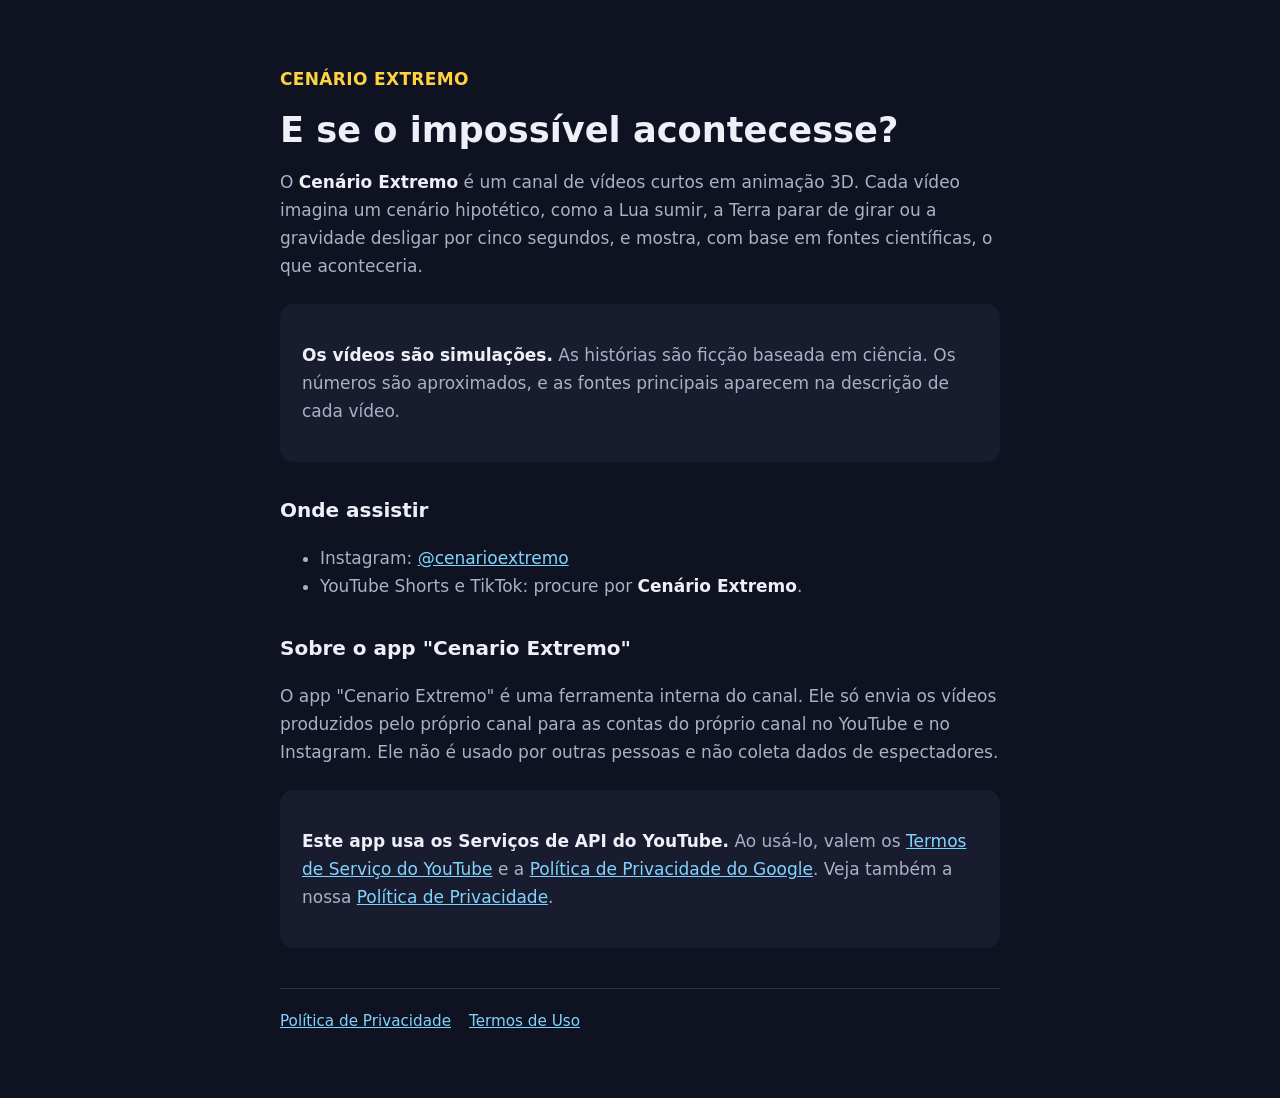
<file: index.html>
<!doctype html>
<html lang="pt-BR">
<head>
<meta charset="utf-8">
<meta name="viewport" content="width=device-width, initial-scale=1">
<title>Cenário Extremo</title>
<meta name="description" content="Cenário Extremo: animações 3D curtas sobre o que aconteceria se o impossível acontecesse.">
<link rel="stylesheet" href="estilo.css">
</head>
<body>
<main>
  <p class="marca">CENÁRIO EXTREMO</p>
  <h1>E se o impossível acontecesse?</h1>
  <p>O <strong>Cenário Extremo</strong> é um canal de vídeos curtos em animação 3D. Cada vídeo imagina um cenário hipotético, como a Lua sumir, a Terra parar de girar ou a gravidade desligar por cinco segundos, e mostra, com base em fontes científicas, o que aconteceria.</p>

  <div class="cartao">
    <p><strong>Os vídeos são simulações.</strong> As histórias são ficção baseada em ciência. Os números são aproximados, e as fontes principais aparecem na descrição de cada vídeo.</p>
  </div>

  <h2>Onde assistir</h2>
  <ul>
    <li>Instagram: <a href="https://www.instagram.com/cenarioextremo/">@cenarioextremo</a></li>
    <li>YouTube Shorts e TikTok: procure por <strong>Cenário Extremo</strong>.</li>
  </ul>

  <h2>Sobre o app "Cenario Extremo"</h2>
  <p>O app "Cenario Extremo" é uma ferramenta interna do canal. Ele só envia os vídeos produzidos pelo próprio canal para as contas do próprio canal no YouTube e no Instagram. Ele não é usado por outras pessoas e não coleta dados de espectadores.</p>

  <div class="cartao">
    <p><strong>Este app usa os Serviços de API do YouTube.</strong> Ao usá-lo, valem os <a href="https://www.youtube.com/t/terms">Termos de Serviço do YouTube</a> e a <a href="https://policies.google.com/privacy">Política de Privacidade do Google</a>. Veja também a nossa <a href="privacidade.html">Política de Privacidade</a>.</p>
  </div>

  <nav>
    <a href="privacidade.html">Política de Privacidade</a>
    <a href="termos.html">Termos de Uso</a>
  </nav>
</main>
</body>
</html>
</file>
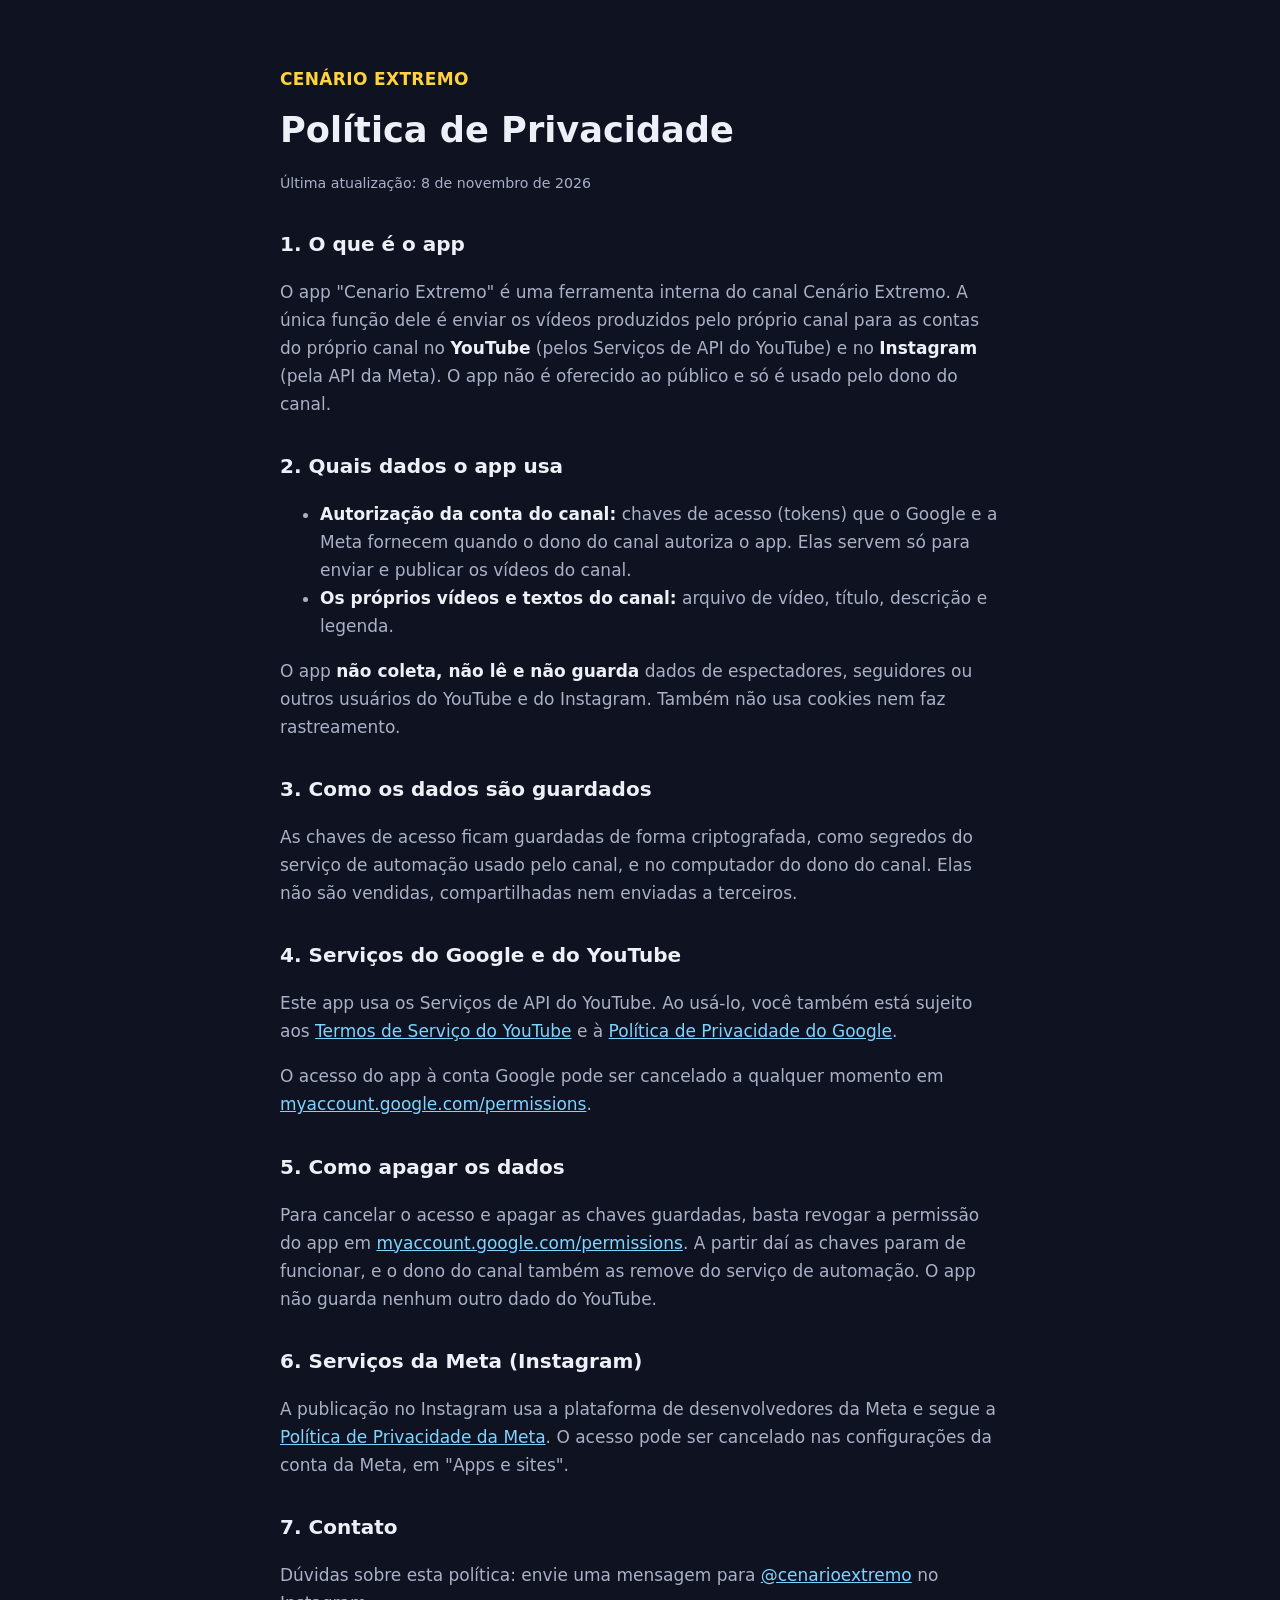
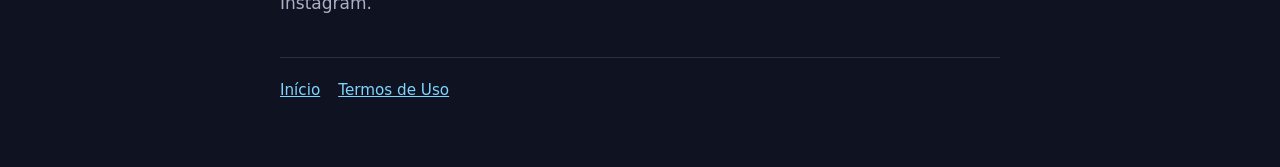
<file: privacidade.html>
<!doctype html>
<html lang="pt-BR">
<head>
<meta charset="utf-8">
<meta name="viewport" content="width=device-width, initial-scale=1">
<title>Política de Privacidade</title>
<meta name="description" content="Política de Privacidade do app Cenario Extremo.">
<link rel="stylesheet" href="estilo.css">
</head>
<body>
<main>
  <p class="marca">CENÁRIO EXTREMO</p>
  <h1>Política de Privacidade</h1>
  <p><small>Última atualização: 8 de novembro de 2026</small></p>

  <h2>1. O que é o app</h2>
  <p>O app "Cenario Extremo" é uma ferramenta interna do canal Cenário Extremo. A única função dele é enviar os vídeos produzidos pelo próprio canal para as contas do próprio canal no <strong>YouTube</strong> (pelos Serviços de API do YouTube) e no <strong>Instagram</strong> (pela API da Meta). O app não é oferecido ao público e só é usado pelo dono do canal.</p>

  <h2>2. Quais dados o app usa</h2>
  <ul>
    <li><strong>Autorização da conta do canal:</strong> chaves de acesso (tokens) que o Google e a Meta fornecem quando o dono do canal autoriza o app. Elas servem só para enviar e publicar os vídeos do canal.</li>
    <li><strong>Os próprios vídeos e textos do canal:</strong> arquivo de vídeo, título, descrição e legenda.</li>
  </ul>
  <p>O app <strong>não coleta, não lê e não guarda</strong> dados de espectadores, seguidores ou outros usuários do YouTube e do Instagram. Também não usa cookies nem faz rastreamento.</p>

  <h2>3. Como os dados são guardados</h2>
  <p>As chaves de acesso ficam guardadas de forma criptografada, como segredos do serviço de automação usado pelo canal, e no computador do dono do canal. Elas não são vendidas, compartilhadas nem enviadas a terceiros.</p>

  <h2>4. Serviços do Google e do YouTube</h2>
  <p>Este app usa os Serviços de API do YouTube. Ao usá-lo, você também está sujeito aos <a href="https://www.youtube.com/t/terms">Termos de Serviço do YouTube</a> e à <a href="https://policies.google.com/privacy">Política de Privacidade do Google</a>.</p>
  <p>O acesso do app à conta Google pode ser cancelado a qualquer momento em <a href="https://myaccount.google.com/permissions">myaccount.google.com/permissions</a>.</p>

  <h2>5. Como apagar os dados</h2>
  <p>Para cancelar o acesso e apagar as chaves guardadas, basta revogar a permissão do app em <a href="https://myaccount.google.com/permissions">myaccount.google.com/permissions</a>. A partir daí as chaves param de funcionar, e o dono do canal também as remove do serviço de automação. O app não guarda nenhum outro dado do YouTube.</p>

  <h2>6. Serviços da Meta (Instagram)</h2>
  <p>A publicação no Instagram usa a plataforma de desenvolvedores da Meta e segue a <a href="https://www.facebook.com/privacy/policy/">Política de Privacidade da Meta</a>. O acesso pode ser cancelado nas configurações da conta da Meta, em "Apps e sites".</p>

  <h2>7. Contato</h2>
  <p>Dúvidas sobre esta política: envie uma mensagem para <a href="https://www.instagram.com/cenarioextremo/">@cenarioextremo</a> no Instagram.</p>

  <nav>
    <a href="index.html">Início</a>
    <a href="termos.html">Termos de Uso</a>
  </nav>
</main>
</body>
</html>
</file>
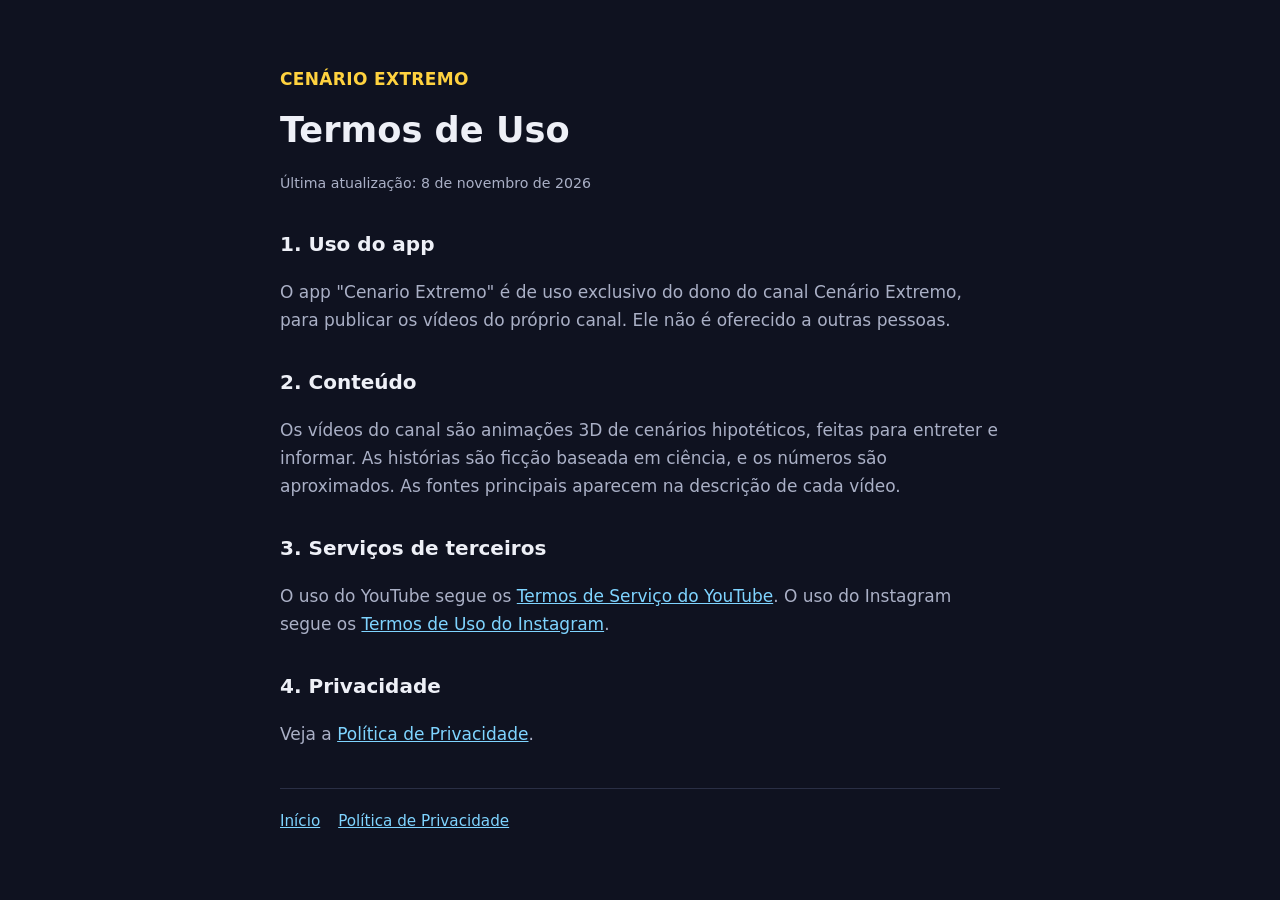
<file: termos.html>
<!doctype html>
<html lang="pt-BR">
<head>
<meta charset="utf-8">
<meta name="viewport" content="width=device-width, initial-scale=1">
<title>Termos de Uso</title>
<meta name="description" content="Termos de Uso do app e do canal Cenário Extremo.">
<link rel="stylesheet" href="estilo.css">
</head>
<body>
<main>
  <p class="marca">CENÁRIO EXTREMO</p>
  <h1>Termos de Uso</h1>
  <p><small>Última atualização: 8 de novembro de 2026</small></p>

  <h2>1. Uso do app</h2>
  <p>O app "Cenario Extremo" é de uso exclusivo do dono do canal Cenário Extremo, para publicar os vídeos do próprio canal. Ele não é oferecido a outras pessoas.</p>

  <h2>2. Conteúdo</h2>
  <p>Os vídeos do canal são animações 3D de cenários hipotéticos, feitas para entreter e informar. As histórias são ficção baseada em ciência, e os números são aproximados. As fontes principais aparecem na descrição de cada vídeo.</p>

  <h2>3. Serviços de terceiros</h2>
  <p>O uso do YouTube segue os <a href="https://www.youtube.com/t/terms">Termos de Serviço do YouTube</a>. O uso do Instagram segue os <a href="https://help.instagram.com/581066165581870">Termos de Uso do Instagram</a>.</p>

  <h2>4. Privacidade</h2>
  <p>Veja a <a href="privacidade.html">Política de Privacidade</a>.</p>

  <nav>
    <a href="index.html">Início</a>
    <a href="privacidade.html">Política de Privacidade</a>
  </nav>
</main>
</body>
</html>
</file>
<file: estilo.css>
:root{--fundo:#0f1220;--cartao:#181c2e;--texto:#eef0f7;--suave:#aab0c6;--destaque:#ffd23f;--link:#7fd4ff}
*{box-sizing:border-box}
body{margin:0;background:var(--fundo);color:var(--texto);font:17px/1.65 system-ui,-apple-system,"Segoe UI",Roboto,sans-serif}
main{max-width:760px;margin:0 auto;padding:48px 20px 64px}
h1{font-size:2.2rem;line-height:1.15;margin:0 0 8px}
h2{font-size:1.25rem;margin:32px 0 8px}
p,li{color:var(--suave)}
strong{color:var(--texto)}
a{color:var(--link)}
.marca{color:var(--destaque);font-weight:800;letter-spacing:.02em}
.cartao{background:var(--cartao);border-radius:14px;padding:20px 22px;margin:24px 0}
nav{display:flex;gap:18px;flex-wrap:wrap;margin-top:40px;padding-top:20px;border-top:1px solid #2a2f45;font-size:.95rem}
small{color:var(--suave)}
</file>
